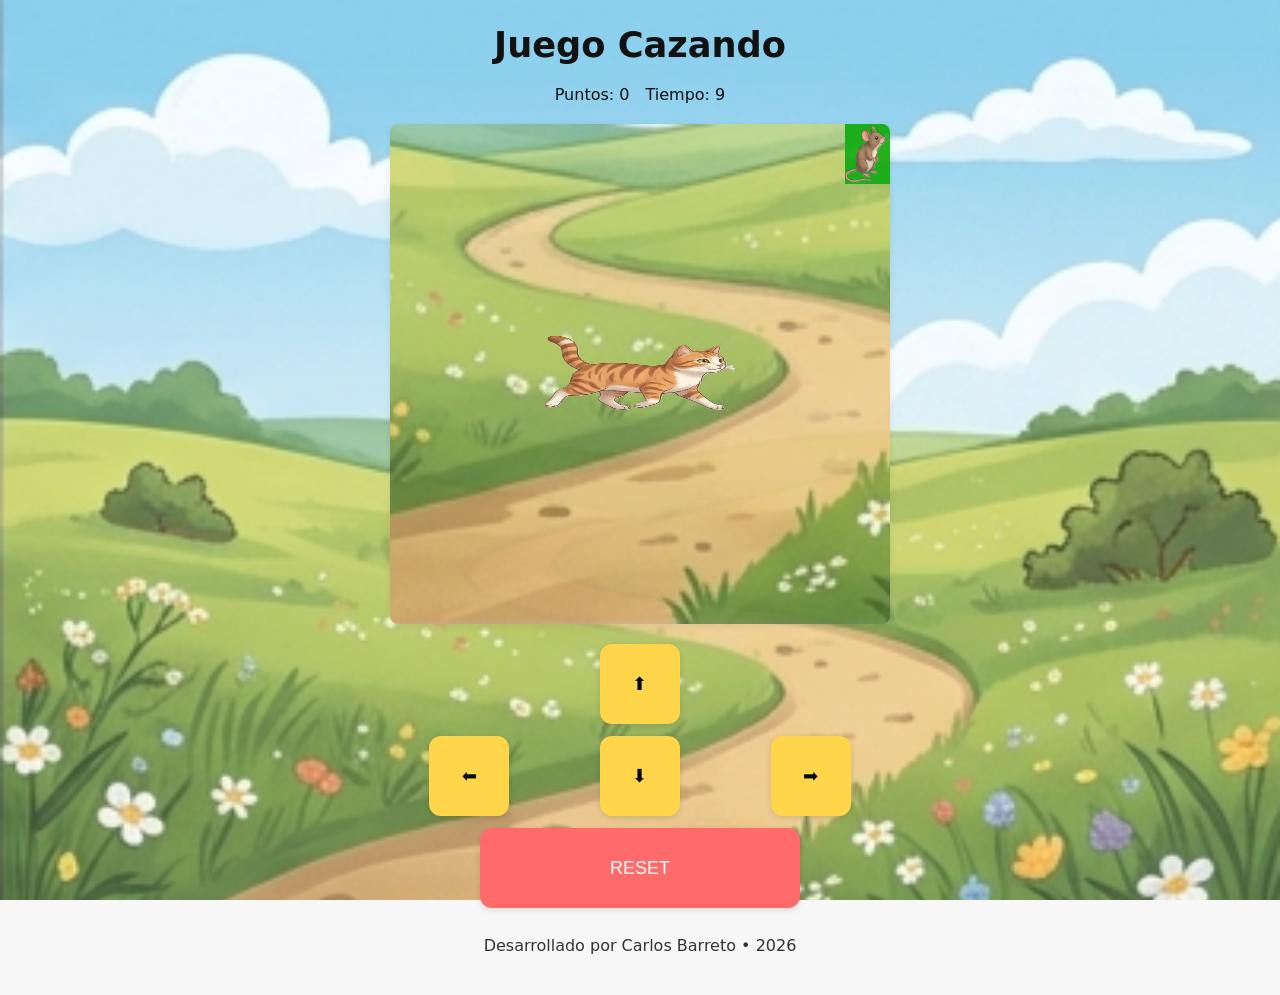
<file: index.html>
<!DOCTYPE html>
<html lang="es">
<head>
  <meta charset="utf-8">
  <meta name="viewport" content="width=device-width, initial-scale=1">
  <title>Juego Cazando</title>
  <link rel="stylesheet" href="cazando.css">
  <script src="utils.js" defer></script>
  
</head>
<body onload="iniciarJuego();">

  <h1>Juego Cazando</h1>
  
  <div class="panel">
    <span>Puntos: <span id="puntos">0</span></span>
    <span>Tiempo: <span id="tiempo">10</span></span>
  </div>

  <canvas id="areaJuego" width="500" height="500"></canvas>

  <div class="controles">
    <button onclick="moverArriba();">⬆</button>
    <button onclick="moverIzquierda();">⬅</button>
    <button onclick="moverAbajo();">⬇</button>
    <button onclick="moverDerecha();">➡</button>
    <button onclick="reset();">RESET</button>
  </div>

  <p id="mensaje">Desarrollado por Carlos Barreto • 2026</p>

  <script src="cazando.js" defer></script>
</body>
</html>
</file>
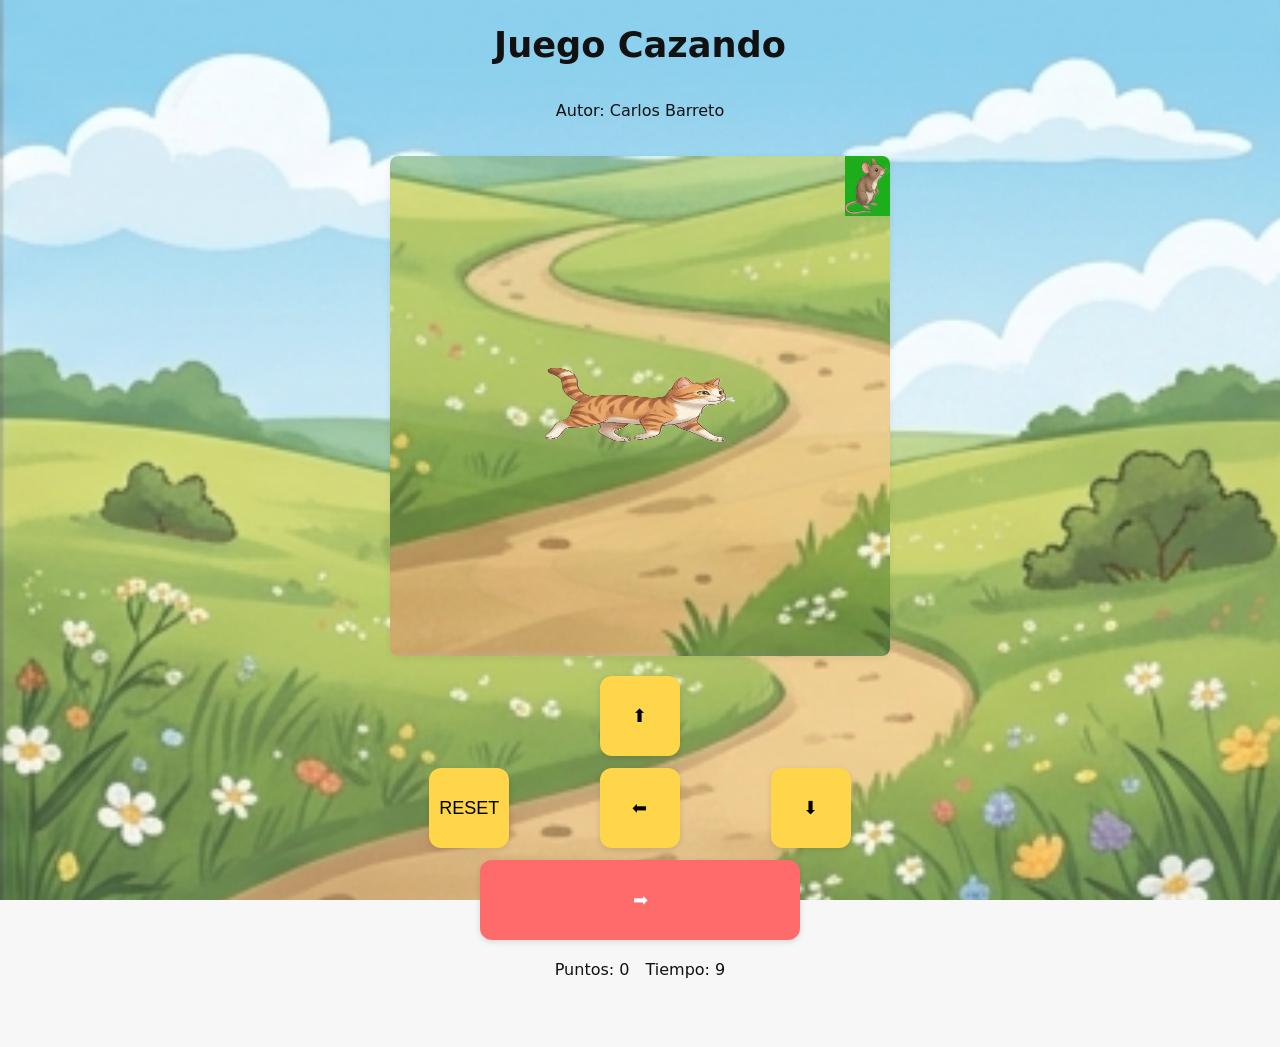
<file: cazando.html>
<!DOCTYPE html>
<html>
<head>
  <title>Juego Cazando</title>
  <link rel="stylesheet" href="cazando.css">
  <script src="utils.js"></script>
</head>
<body onload="iniciarJuego();">

  <h1>Juego Cazando</h1>
  <p>Autor: Carlos Barreto</p>
  <canvas id="areaJuego" width="500" height="500"></canvas>

  <div class="controles">
    <button onclick="moverArriba();">⬆</button>
    <br>
    <button onclick="moverIzquierda();">⬅</button>
    <button onclick="moverAbajo();">⬇</button>
    <button onclick="moverDerecha();">➡</button>
    <br>
    <button onclick="reset();">RESET</button>
    
  </div>


  <div class="panel">
    <span>Puntos: <span id="puntos">0</span></span>
    <span>Tiempo: <span id="tiempo">10</span></span>
  </div>

  <p id="mensaje"></p>

<script src="cazando.js"></script>
</body>
</html>
</file>
<file: cazando.css>
/* Estilos base */
:root {
    --max-width: 500px;
    --gap: 12px;
    --btn-min: 60px;
    --btn-max: 80px;
}

/* fondo en todo el body */
body::before {

    content: "";

    position: fixed;

    top: 0;
    left: 0;

    width: 100%;
    height: 100%;

    background-image: url("img/fondo_pradera.png");

    background-size: cover;

    background-position: center;

    background-repeat: no-repeat;

    opacity: .9;

    z-index: -1;

}




* {
    box-sizing: border-box;
}

body {
    font-family: system-ui, -apple-system, "Segoe UI", Roboto, "Helvetica Neue", Arial;
    margin: 0;
    padding: 24px;
    display: flex;
    flex-direction: column;
    align-items: center;
    gap: 20px;
    background: #f7f7f7;
    color: #111;
}

/* Encabezado y panel */
h1 {
    margin: 0;
    font-size: 2.2rem;
    text-align: center;
}

.panel {
    display: flex;
    gap: 16px;
    align-items: center;
    justify-content: center;
    width: 100%;
    max-width: var(--max-width);
}

/* Canvas centrado */
canvas {
    width: 100%;
    max-width: var(--max-width);
    height: auto;
    display: block;
    background-image: url("img/fondo_pradera_canvas.png");
    background-size: cover;

    background-position: center;

    background-repeat: no-repeat;

    opacity: .9;

    z-index: -1;
    border-radius: 8px;
    box-shadow: 0 2px 8px rgba(0, 0, 0, 0.08);
}

/* Controles: grid limpio sin elementos extra en HTML */
.controles {
    display: grid;
    grid-template-columns: repeat(3, 1fr);
    grid-template-rows: auto auto auto;
    gap: var(--gap);
    justify-items: center;
    align-items: center;
    width: 100%;
    max-width: var(--max-width);
    margin: 0 auto;
}

/* Asignación explícita de cada botón según el orden en el HTML */
.controles button:nth-child(1) {
    /* Flecha arriba */
    grid-column: 2;
    grid-row: 1;
}

.controles button:nth-child(2) {
    /* Flecha izquierda */
    grid-column: 1;
    grid-row: 2;
}

.controles button:nth-child(3) {
    /* Flecha abajo */
    grid-column: 2;
    grid-row: 2;
}

.controles button:nth-child(4) {
    /* Flecha derecha */
    grid-column: 3;
    grid-row: 2;
}

.controles button:nth-child(5) {
    /* Reset */
    grid-column: 1 / span 3;
    grid-row: 3;
    justify-self: center;
}

/* Estilo común de botones */
.controles button {
    width: clamp(var(--btn-min), 28vw, var(--btn-max));
    height: clamp(var(--btn-min), 18vw, var(--btn-max));
    font-size: 18px;
    /* >=16px para evitar zoom en móviles */
    border-radius: 12px;
    border: none;
    background: #ffd54a;
    cursor: pointer;
    display: inline-flex;
    align-items: center;
    justify-content: center;
    box-shadow: 0 2px 6px rgba(0, 0, 0, 0.12);
}

/* Reset con ancho relativo */
.controles button:nth-child(5) {
    width: 70%;
    max-width: 320px;
    background: #ff6b6b;
    color: #fff;
}

/* Mensaje final */
#mensaje {
    margin-top: 8px;
    text-align: center;
    font-size: 16px;
    color: #333;
}

/* Media query para móviles: ajustes finos */
@media screen and (max-width: 600px) {
    body {
        padding: 16px;
    }

    h1 {
        font-size: 1.8rem;
    }

    .panel {
        gap: 10px;
        font-size: 16px;
    }

    .controles {
        gap: 10px;
        row-gap: 14px;
    }

    .controles button {
        font-size: 16px;
        /* mantener >=16px para evitar zoom */
        border-radius: 10px;
    }

    .controles button:nth-child(5) {
        margin-top: 8px;
    }

    #mensaje {
        font-size: 15px;
    }
}
</file>
